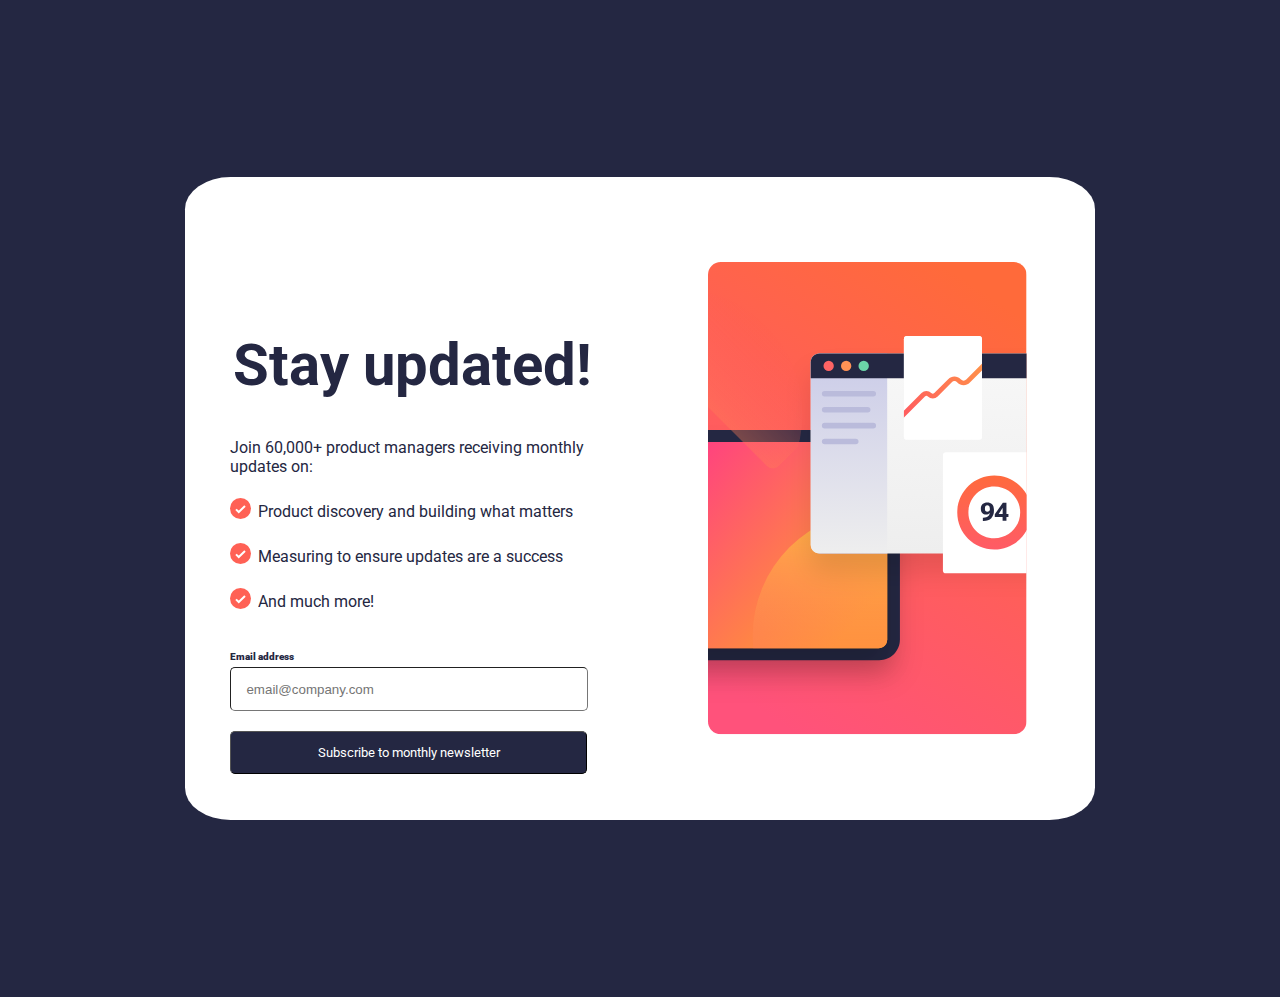
<file: index.html>
<!DOCTYPE html>
<html lang="en">
  <head>
    <meta charset="UTF-8" />
    <meta name="viewport" content="width=device-width, initial-scale=1.0" />
    <!-- displays site properly based on user's device -->

    <link
      rel="icon"
      type="image/png"
      sizes="32x32"
      href="./assets/images/favicon-32x32.png"
    />

    <title>
      Frontend Mentor | Newsletter sign-up form with success message
    </title>
    <link rel="stylesheet" href="style.css" />

    <!-- Feel free to remove these styles or customise in your own stylesheet 👍 -->
    <style>
      .attribution {
        font-size: 11px;
        text-align: center;
      }
      .attribution a {
        color: hsl(228, 45%, 44%);
      }
    </style>
  </head>
  <body>
    <!-- Sign-up form start -->
    <div class="outer-box">
      <div class="left-box">
        <h1>Stay updated!</h1>

        <p>Join 60,000+ product managers receiving monthly updates on:</p>
        <div class="bullet-points">
          <div class="ran">
            <div>
              <svg
              xmlns="http://www.w3.org/2000/svg"
              width="21"
              height="21"
              viewBox="0 0 21 21"
            >
              <g fill="none">
                <circle cx="10.5" cy="10.5" r="10.5" fill="#FF6155" />
                <path
                  stroke="#FFF"
                  stroke-width="2"
                  d="M6 11.381 8.735 14 15 8"
                />
              </g>
            </svg>
            </div>
           
            <p>Product discovery and building what matters</p>
          </div>
          <div class="ran">
            <div>
              <svg
              xmlns="http://www.w3.org/2000/svg"
              width="21"
              height="21"
              viewBox="0 0 21 21"
            >
              <g fill="none">
                <circle cx="10.5" cy="10.5" r="10.5" fill="#FF6155" />
                <path
                  stroke="#FFF"
                  stroke-width="2"
                  d="M6 11.381 8.735 14 15 8"
                />
              </g>
            </svg>
            </div>
            
            <p>Measuring to ensure updates are a success</p>
          </div>
          <div class="ran">
            <div>
              <svg
              xmlns="http://www.w3.org/2000/svg"
              width="21"
              height="21"
              viewBox="0 0 21 21"
            >
              <g fill="none">
                <circle cx="10.5" cy="10.5" r="10.5" fill="#FF6155" />
                <path
                  stroke="#FFF"
                  stroke-width="2"
                  d="M6 11.381 8.735 14 15 8"
                />
              </g>
            </svg>
            </div>
            
            <p>And much more!</p>
          </div>
        </div>
        <div id="container"> <p id="title">Email address</p>
          <p id="error">Valid email required</p>
        </div>

       
        <input
        type="email"
        autocomplete="off"
        placeholder="email@company.com"
        id="text"
        
      />
      
     
    
       <button class="btn" onclick=" validate()">Subscribe to monthly newsletter</button>
   

     
        
      </div>

      <div class="right-box">
        <svg
          xmlns="http://www.w3.org/2000/svg"
          xmlns:xlink="http://www.w3.org/1999/xlink"
          width="400"
          height="593"
          viewBox="0 0 400 593"
        >
          <defs>
            <linearGradient id="b" x1="72.75%" x2="27.25%" y1="0%" y2="100%">
              <stop offset="0%" stop-color="#FF6A3A" />
              <stop offset="100%" stop-color="#FF527B" />
            </linearGradient>
            <linearGradient
              id="h"
              x1="22.319%"
              x2="99.127%"
              y1="28.497%"
              y2="70.858%"
            >
              <stop offset="0%" stop-color="#FF3E83" />
              <stop offset="100%" stop-color="#FF9F2E" />
            </linearGradient>
            <linearGradient id="k" x1="50%" x2="50%" y1="0%" y2="100%">
              <stop offset="0%" stop-color="#FFB443" />
              <stop offset="100%" stop-color="#FF5B64" stop-opacity="0" />
            </linearGradient>
            <linearGradient id="o" x1="50%" x2="50%" y1="0%" y2="100%">
              <stop offset="0%" stop-color="#F8F8F8" />
              <stop offset="100%" stop-color="#EEE" />
            </linearGradient>
            <linearGradient id="p" x1="50%" x2="50%" y1="0%" y2="100%">
              <stop offset="0%" stop-color="#CACBE8" />
              <stop offset="100%" stop-color="#EEE" />
              <stop offset="100%" stop-color="#CACBE8" />
            </linearGradient>
            <linearGradient
              id="r"
              x1="97.791%"
              x2="7.729%"
              y1="26.944%"
              y2="71.879%"
            >
              <stop offset="0%" stop-color="#FF9049" />
              <stop offset="100%" stop-color="#FF5E5E" />
            </linearGradient>
            <linearGradient id="t" x1="50%" x2="50%" y1="0%" y2="100%">
              <stop offset="0%" stop-color="#FF6A3D" />
              <stop offset="100%" stop-color="#FF5B66" />
            </linearGradient>
            <path
              id="e"
              d="M0 26C0 11.64 11.64 0 26 0h381c14.36 0 26 11.64 26 26v237c0 14.36-11.64 26-26 26H26c-14.36 0-26-11.64-26-26V26Z"
            />
            <path
              id="g"
              d="M0 11C0 4.925 4.925 0 11 0h379c6.075 0 11 4.925 11 11v237c0 6.075-4.925 11-11 11H11c-6.075 0-11-4.925-11-11V11Z"
            />
            <path
              id="i"
              d="M0 11C0 4.925 4.925 0 11 0h379c6.075 0 11 4.925 11 11v237c0 6.075-4.925 11-11 11H11c-6.075 0-11-4.925-11-11V11Z"
            />
            <path
              id="n"
              d="M0 11C0 4.925 4.925 0 11 0h411c6.075 0 11 4.925 11 11v229c0 6.075-4.925 11-11 11H11c-6.075 0-11-4.925-11-11V11Z"
            />
            <path
              id="q"
              d="M0 4a4 4 0 0 1 4-4h90a4 4 0 0 1 4 4v122a4 4 0 0 1-4 4H4a4 4 0 0 1-4-4V4Z"
            />
            <filter
              id="d"
              width="127.7%"
              height="141.5%"
              x="-13.9%"
              y="-12.5%"
              filterUnits="objectBoundingBox"
            >
              <feOffset dy="24" in="SourceAlpha" result="shadowOffsetOuter1" />
              <feGaussianBlur
                in="shadowOffsetOuter1"
                result="shadowBlurOuter1"
                stdDeviation="16"
              />
              <feColorMatrix
                in="shadowBlurOuter1"
                values="0 0 0 0 0 0 0 0 0 0 0 0 0 0 0 0 0 0 0.100000001 0"
              />
            </filter>
            <filter
              id="f"
              width="129.9%"
              height="146.3%"
              x="-15%"
              y="-13.9%"
              filterUnits="objectBoundingBox"
            >
              <feOffset dy="24" in="SourceAlpha" result="shadowOffsetOuter1" />
              <feGaussianBlur
                in="shadowOffsetOuter1"
                result="shadowBlurOuter1"
                stdDeviation="16"
              />
              <feColorMatrix
                in="shadowBlurOuter1"
                values="0 0 0 0 0 0 0 0 0 0 0 0 0 0 0 0 0 0 0.100000001 0"
              />
            </filter>
            <filter
              id="j"
              width="129.9%"
              height="146.3%"
              x="-15%"
              y="-13.9%"
              filterUnits="objectBoundingBox"
            >
              <feOffset dy="24" in="SourceAlpha" result="shadowOffsetOuter1" />
              <feGaussianBlur
                in="shadowOffsetOuter1"
                result="shadowBlurOuter1"
                stdDeviation="16"
              />
              <feColorMatrix
                in="shadowBlurOuter1"
                values="0 0 0 0 0 0 0 0 0 0 0 0 0 0 0 0 0 0 0.100000001 0"
              />
            </filter>
            <filter
              id="m"
              width="127.7%"
              height="147.8%"
              x="-13.9%"
              y="-14.3%"
              filterUnits="objectBoundingBox"
            >
              <feOffset dy="24" in="SourceAlpha" result="shadowOffsetOuter1" />
              <feGaussianBlur
                in="shadowOffsetOuter1"
                result="shadowBlurOuter1"
                stdDeviation="16"
              />
              <feColorMatrix
                in="shadowBlurOuter1"
                values="0 0 0 0 0 0 0 0 0 0 0 0 0 0 0 0 0 0 0.100000001 0"
              />
            </filter>
            <rect id="a" width="400" height="593" x="0" y="0" rx="16" />
          </defs>
          <g fill="none" fill-rule="evenodd">
            <mask id="c" fill="#fff"><use xlink:href="#a" /></mask>
            <rect width="400" height="593" rx="16" />
            <path
              fill="url(#b)"
              fill-rule="nonzero"
              d="M0 0h400v593H0z"
              mask="url(#c)"
            />
            <g mask="url(#c)">
              <g fill-rule="nonzero" transform="translate(-192 211)">
                <use xlink:href="#e" fill="#000" filter="url(#d)" />
                <use xlink:href="#e" fill="#242742" />
              </g>
              <g transform="translate(-176 226)">
                <g fill-rule="nonzero">
                  <use xlink:href="#g" fill="#000" filter="url(#f)" />
                  <use xlink:href="#g" fill="url(#h)" />
                </g>
                <mask id="l" fill="#fff"><use xlink:href="#i" /></mask>
                <g fill-rule="nonzero">
                  <use xlink:href="#i" fill="#000" filter="url(#j)" />
                  <use xlink:href="#i" fill="url(#h)" />
                </g>
                <circle
                  cx="390"
                  cy="244"
                  r="158"
                  fill="url(#k)"
                  fill-rule="nonzero"
                  mask="url(#l)"
                />
                <circle
                  cx="136.446"
                  cy="-34.554"
                  r="158"
                  fill="url(#k)"
                  fill-rule="nonzero"
                  mask="url(#l)"
                  transform="rotate(-135 136.446 -34.554)"
                />
              </g>
              <g fill-rule="nonzero" transform="translate(129 115)">
                <use xlink:href="#n" fill="#000" filter="url(#m)" />
                <use xlink:href="#n" fill="url(#o)" />
                <path
                  fill="url(#p)"
                  d="M0 11C0 4.925 4.925 0 11 0h85v251H11c-6.075 0-11-4.925-11-11V11Z"
                />
                <path
                  fill="#BABBDB"
                  d="M14 50.5a3.5 3.5 0 0 1 3.5-3.5h61a3.5 3.5 0 0 1 0 7h-61a3.5 3.5 0 0 1-3.5-3.5Zm0 20a3.5 3.5 0 0 1 3.5-3.5h54a3.5 3.5 0 0 1 0 7h-54a3.5 3.5 0 0 1-3.5-3.5Zm0 20a3.5 3.5 0 0 1 3.5-3.5h61a3.5 3.5 0 0 1 0 7h-61a3.5 3.5 0 0 1-3.5-3.5Zm0 20a3.5 3.5 0 0 1 3.5-3.5h39a3.5 3.5 0 1 1 0 7h-39a3.5 3.5 0 0 1-3.5-3.5Z"
                />
                <path
                  fill="#242742"
                  d="M0 11C0 4.925 4.925 0 11 0h411c6.075 0 11 4.925 11 11v20H0V11Z"
                />
                <g transform="translate(16 9)">
                  <circle cx="6.5" cy="6.5" r="6.5" fill="#FF6464" />
                  <circle cx="28.5" cy="6.5" r="6.5" fill="#FF9255" />
                  <circle cx="50.5" cy="6.5" r="6.5" fill="#6BD4A8" />
                </g>
              </g>
              <g transform="translate(246 93)">
                <path
                  fill="#FFF"
                  fill-rule="nonzero"
                  d="M0 4a4 4 0 0 1 4-4h90a4 4 0 0 1 4 4v122a4 4 0 0 1-4 4H4a4 4 0 0 1-4-4V4Z"
                />
                <mask id="s" fill="#fff"><use xlink:href="#q" /></mask>
                <use xlink:href="#q" fill="#FFF" fill-rule="nonzero" />
                <path
                  fill="url(#r)"
                  fill-rule="nonzero"
                  d="M108.12 28.878a3 3 0 0 1 .002 4.243L82.847 58.41c-4.348 4.351-11.4 4.351-15.749 0a5.132 5.132 0 0 0-7.26 0L42.406 75.853a8.668 8.668 0 0 1-12.262 0 2.668 2.668 0 0 0-3.774 0l-32.248 32.268a3 3 0 1 1-4.244-4.242l32.248-32.267a8.668 8.668 0 0 1 12.262 0 2.668 2.668 0 0 0 3.774 0L55.594 54.17c4.348-4.35 11.4-4.35 15.748 0a5.132 5.132 0 0 0 7.26 0l25.276-25.29a3 3 0 0 1 4.243-.002Z"
                  mask="url(#s)"
                />
                <path
                  fill="#FFF"
                  fill-rule="nonzero"
                  d="M49 150a4 4 0 0 1 4-4h120a4 4 0 0 1 4 4v144a4 4 0 0 1-4 4H53a4 4 0 0 1-4-4V150Z"
                />
                <path
                  fill="url(#t)"
                  d="M46.5 79C64.45 79 79 64.45 79 46.5S64.45 14 46.5 14 14 28.55 14 46.5 28.55 79 46.5 79Zm0 14C72.181 93 93 72.181 93 46.5S72.181 0 46.5 0 0 20.819 0 46.5 20.819 93 46.5 93Z"
                  transform="translate(67 175)"
                />
                <path
                  fill="#242742"
                  fill-rule="nonzero"
                  d="M96.61 216.72c0 2.27.589 4.067 1.766 5.39 1.177 1.313 2.78 1.969 4.812 1.969 1.886 0 3.36-.672 4.422-2.016 1.073-1.344 1.61-3.02 1.61-5.031h-1.172c0 1.146-.318 2.057-.954 2.734-.635.677-1.427 1.016-2.375 1.016-1.01 0-1.76-.339-2.25-1.016-.49-.687-.734-1.692-.734-3.015 0-1.51.245-2.594.734-3.25.5-.667 1.24-1 2.22-1 1.051 0 1.869.432 2.452 1.297.584.864.875 2.411.875 4.64l.14.625c0 3.302-.723 5.646-2.171 7.031-1.448 1.386-3.495 2.073-6.14 2.063h-.704v3.969h.813c4.25-.042 7.495-1.193 9.734-3.453 2.25-2.271 3.375-5.329 3.375-9.172v-.813c0-3.458-.776-5.958-2.328-7.5-1.552-1.552-3.557-2.328-6.016-2.328-2.468 0-4.437.714-5.906 2.14-1.469 1.428-2.203 3.334-2.203 5.72ZM123.923 232h4.828v-22.75h-4.516l-10.11 14.563v3.438h17.141v-3.891h-4.937l-.813.078h-6.5l4.828-7.562h.157v9.593l-.079.547v5.985Z"
                />
              </g>
            </g>
          </g>
        </svg>
      </div>
    </div>

    

    <script src="./script.js"></script>
  </body>
</html>
</file>
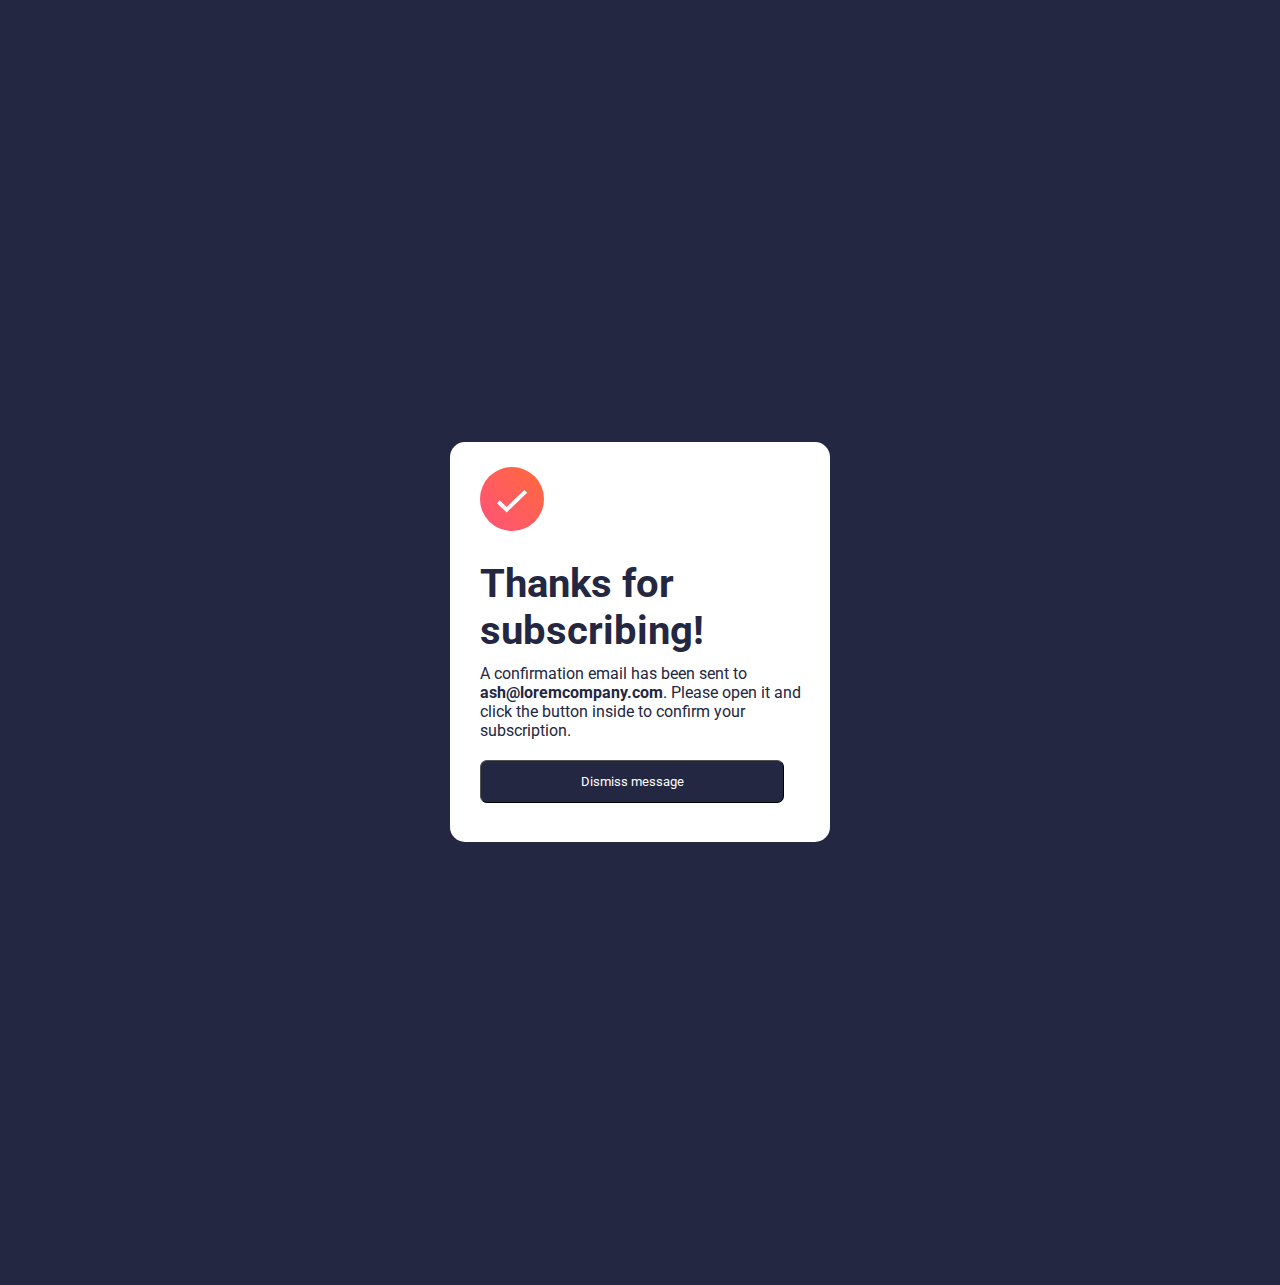
<file: success.html>
<!DOCTYPE html>
<html lang="en">
<head>
    <meta charset="UTF-8">
    <meta name="viewport" content="width=device-width, initial-scale=1.0">
    <link rel="icon" type="image/png" sizes="32x32" href="./assets/images/favicon-32x32.png">
    <title>success</title>
    <link rel="stylesheet" href="sucess-style.css">
</head>
<body>
    <div class="box">
        <svg xmlns="http://www.w3.org/2000/svg" width="64" height="64" viewBox="0 0 64 64"><defs><linearGradient id="a" x1="100%" x2="0%" y1="0%" y2="100%"><stop offset="0%" stop-color="#FF6A3A"/><stop offset="100%" stop-color="#FF527B"/></linearGradient></defs><g fill="none"><circle cx="32" cy="32" r="32" fill="url(#a)"/><path stroke="#FFF" stroke-width="4" d="m18.286 34.686 8.334 7.98 19.094-18.285"/></g></svg>
        <h1>Thanks for<br> subscribing!</h1>
        <p>A confirmation email has been sent to <b>ash@loremcompany.com</b>. 
            Please open it and click the button inside to confirm your subscription.</p>
  
       <button onclick="return redirect()"  type="submit">Dismiss message</button>
  
    
    </div>
    <script src="./script.js"></script>
</body>
</html>
</file>
<file: style.css>
@import url("https://fonts.googleapis.com/css2?family=Roboto:wght@400;700&display=swap");

body {
  background-color: hsl(234, 29%, 20%);
}
.outer-box {
  background-color: white;
  margin: 14%;

  display: grid;
  grid-template-columns: 50% auto;
  border-radius: 5%;
}
.right-box svg {
  object-fit: cover;
  width:100%;
  height: 100%;
}
.left-box {
  margin: 10%;
  padding-top: 70px;
}
.left-box h1 {
  text-align: center;
  width: 100%;
  font-family: "Roboto", sans-serif;
  font-weight: 700;
  font-size: 58px;
  color: hsl(234, 29%, 20%);
}
.left-box p,
.left-box div {
  font-family: "Roboto", sans-serif;
  font-size: 16px;
  color: hsl(234, 29%, 20%);
}
.left-box p {
  margin-bottom: 10px;
}

.right-box {
  margin: 15%;
 overflow: hidden;
}
.btn {
  font-family: "Roboto", sans-serif;
  font-weight: 400;
  height: 5%;
  display: block;

  margin-top: 20px;
  background-color: hsl(234, 29%, 20%);
  color: white;
  width: 98%;
  border-width: 1px;
  border-radius: 5px;
  height: 43px;
}
.bullet-points {
  justify-content: center;
}
.bullet-points div p {
  display: inline;
  white-space: nowrap;
  overflow: hidden;
  text-overflow: clip;
  margin-left: 7px;
}

#title {
  margin-top: 30px;
  font-size: 10px;
  color: hsl(234, 29%, 20%);
  font-weight: 900;
  margin-bottom: 5px;
}
input {
  width: 93%;
  height: 40px;
  border-radius: 5px;
  padding-left: 15px;
  border-width: 1px;
}
.ran {
  display: flex;
  align-items: center;
}
.ran svg {
  margin-top: 6px;
  margin-bottom: 2px;
}
#error {
  margin-top: 30px;
  font-size: 10px;
  color: hsl(4, 100%, 67%);
  font-weight: 900;
  margin-bottom: 5px;
  display: inline;
  margin-right: 7px;
}
#container{
    display: flex;
    justify-content: space-between;
}
.btn:hover {background-color: hsl(4, 100%, 67%);
  border-width: 0;
}
@media screen and (max-width:768px){
  body {
    background-color: white;
  }
  .outer-box {
    background-color: white;
    margin: 0;
    margin-bottom: 5%;
  
    display: flex;
    flex-direction: column-reverse;
  
   
  }
  .left-box {
    margin: 5%;
    padding-top: 0;
    margin-top: 0;
    margin-left: 0;
    margin-right: 0;
    width: 100%;
  }
  .right-box  {
    
      
   margin: 0;
  
  }
  .left-box h1 {
    text-align: left;
    width: 100%;
    font-family: "Roboto", sans-serif;
    font-weight: 700;
    font-size: 55px;
    color: hsl(234, 29%, 20%);
  }
  .bullet-points div p {
    display: inline;
   
    margin-left: 7px;
  }
  .right-box svg {
    
  
    width: 100%; /* or any custom size */
    height: 100%; 
    object-fit: contain;
    margin: 0;
}
   
}
@media screen  and (min-width:767px ) and (max-width:1213px)
{
  
  .bullet-points div p {
    
   
    margin-left: 7px; 
    white-space: initial;
  

  }
  
}
</file>
<file: sucess-style.css>
@import url('https://fonts.googleapis.com/css2?family=Roboto:wght@400;700&display=swap');
body{
    background-color:  hsl(234, 29%, 20%);
}
.box{
    margin: 35%;
    background-color: white;
    border-radius: 15px;
    border-width: 1px;
    height: 400px;
    
   
}
svg{
    margin-left: 30px;
    margin-top: 25px;
    margin-right: 20px;
}
h1{
    margin-left: 30px;
    margin-top: 25px;
    font-size: 40px;
    font-family: 'Roboto', sans-serif;
    color: hsl(234, 29%, 20%);
    margin-bottom: 0;
}
p{
    margin-left: 30px;
    margin-top: 10px;
    font-family: 'Roboto', sans-serif;
    color: hsl(234, 29%, 20%);
    font-size: 16px;
    margin-right: 25px;
    
}
button{
    font-family: 'Roboto', sans-serif;
    font-weight: 400;
    height: 5%;
    display: block;
     
   margin-top: 20px;
    background-color: hsl(234, 29%, 20%);
    color: white;
    margin-left: 30px;
    width: 80%;
    border-width: 1px;
    border-radius: 7px;
    height: 43px;
    margin-bottom: 20px;
    margin-right: 25px;
}
button:hover {background-color: hsl(4, 100%, 67%);
    border-width: 0;
}
@media screen and (max-width:768px){

    body{
    background-color:  white;
    margin: 0;
}
.box{
    margin: 10%;
    background-color: white;
    border-radius: 15px;
    border-width: 1px;
    height: 400px;
    
   
}
h1{
    margin-left: 4px;
    margin-top: 25px;
    font-size: 40px;
    font-family: 'Roboto', sans-serif;
    color: hsl(234, 29%, 20%);
    margin-bottom: 0;
    text-align: left;
}
p{
    margin-left: 4px;
    margin-top: 10px;
    font-family: 'Roboto', sans-serif;
    color: hsl(234, 29%, 20%);
    font-size: 16px;
    margin-right: 4px;
    
}
button{
    font-family: 'Roboto', sans-serif;
    font-weight: 400;
    height: 5%;
    display: block;
     
   margin-top: 20px;
    background-color: hsl(234, 29%, 20%);
    color: white;
    margin-left: 4px;
    width: 95%;
    border-width: 1px;
    border-radius: 7px;
    height: 43px;
    margin-bottom: 20px;
    margin-right: 4px;
}
svg{
    margin-left: 4px;
    margin-top: 25px;
    margin-right: 20px;
    
}
}
@media screen and (min-width:769px) and (max-width:994px) {
.box{
        margin: 25%;
        background-color: white;
        border-radius: 15px;
        border-width: 1px;
        height: 410px;
        
        
        
       
    }
    button{
    font-family: 'Roboto', sans-serif;
    font-weight: 400;
    height: 5%;
    display: block;
     
   margin-top: 20px;
    background-color: hsl(234, 29%, 20%);
    color: white;
    margin-left: 30px;
    width: 80%;
    border-width: 1px;
    border-radius: 7px;
    height: 43px;
   
    margin-right: 25px;
   
}
h1{
    margin-left: 30px;
    margin-top: 25px;
    font-size: 40px;
    font-family: 'Roboto', sans-serif;
    color: hsl(234, 29%, 20%);
    margin-bottom: 0;
   
}
}
</file>
